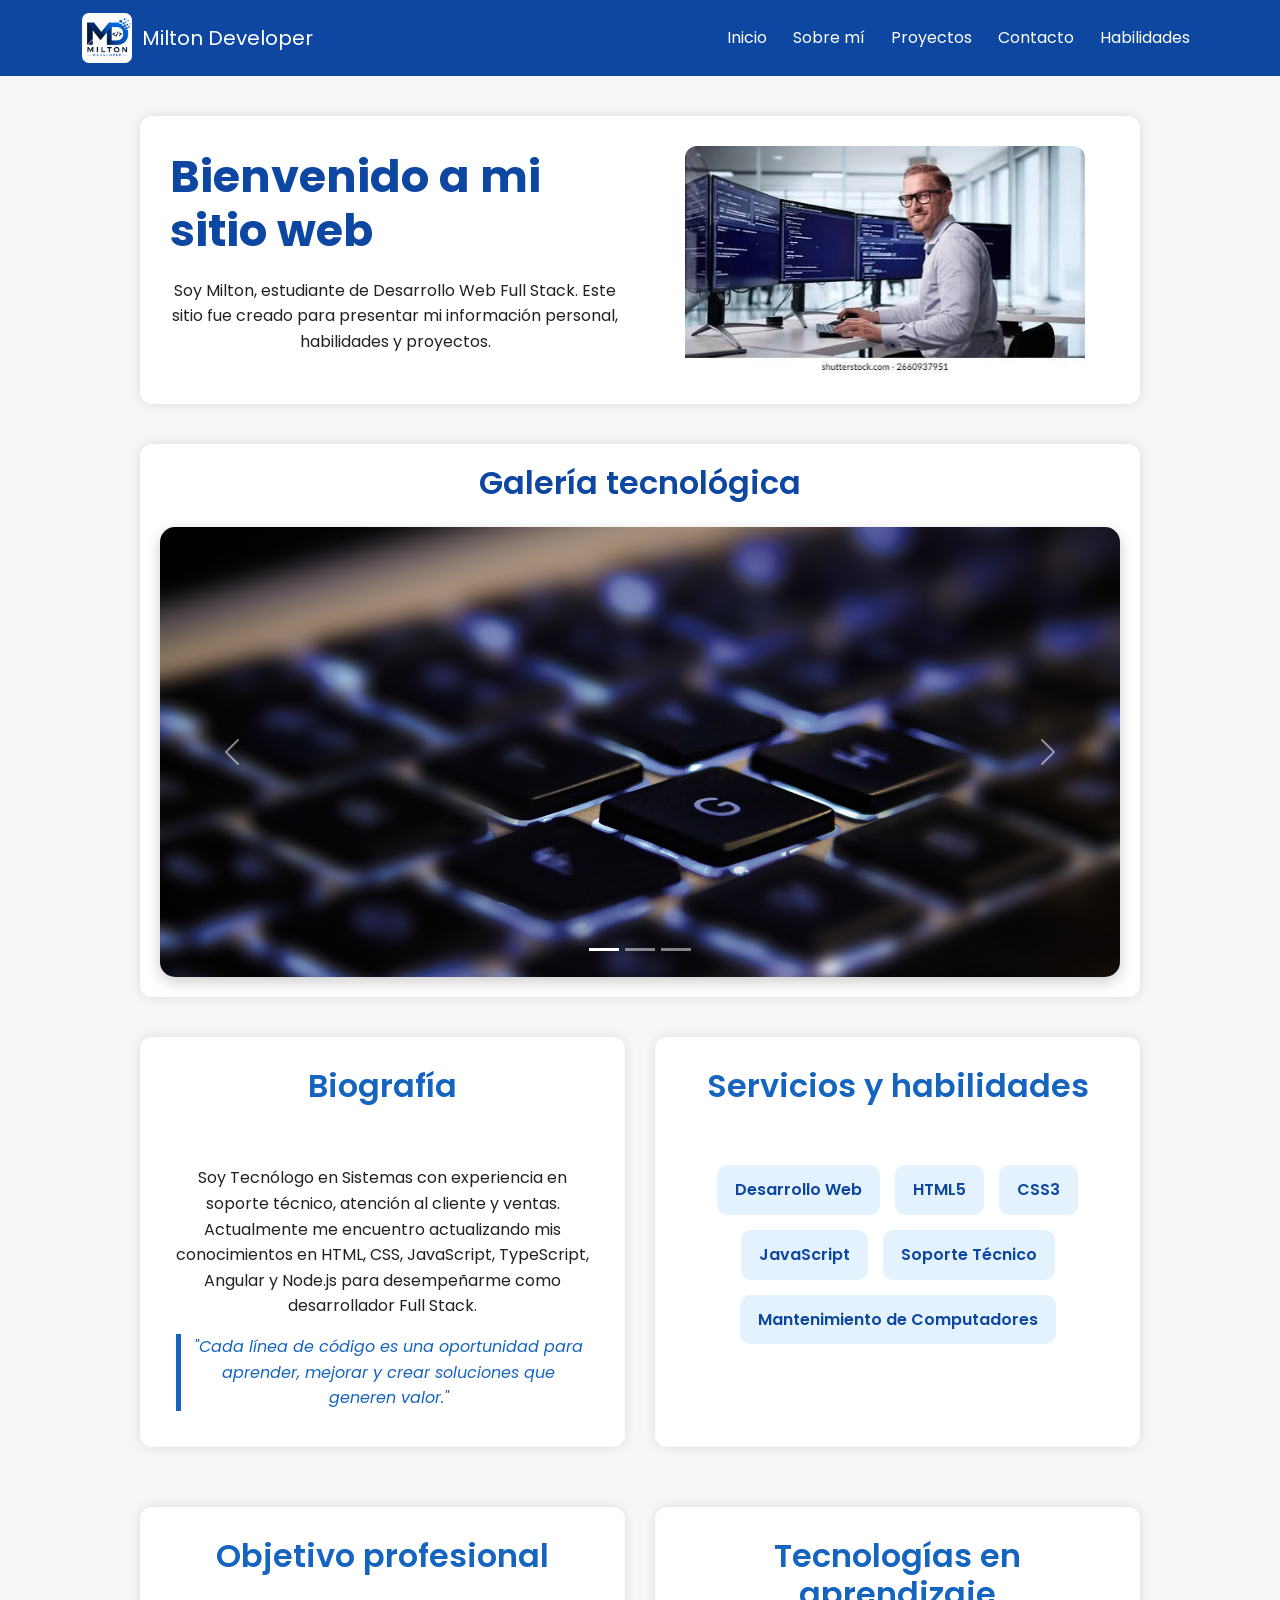
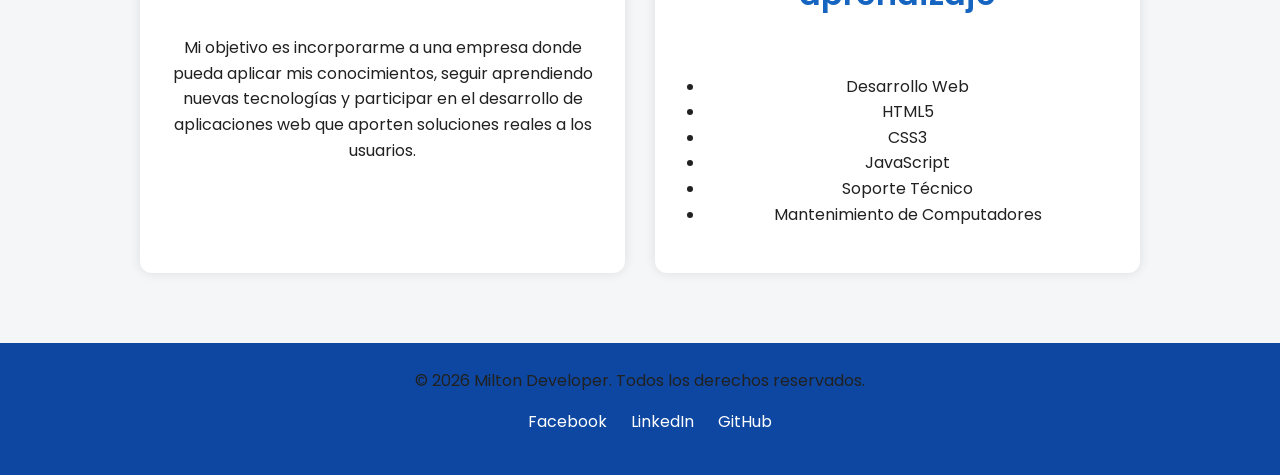
<file: index.html>
<!DOCTYPE html>
<html lang="es">

<head>
    <meta charset="UTF-8">
    <meta name="viewport" content="width=device-width, initial-scale=1.0">
    <title>Mi Sitio Personal</title>

    <link href="https://cdn.jsdelivr.net/npm/bootstrap@5.3.8/dist/css/bootstrap.min.css" rel="stylesheet"
        integrity="sha384-sRIl4kxILFvY47J16cr9ZwB07vP4J8+LH7qKQnuqkuIAvNWLzeN8tE5YBujZqJLB" crossorigin="anonymous">
    <link rel="stylesheet" href="styles/styles.css">
</head>

<body>

    <header>
        <nav class="navbar navbar-expand-lg" data-bs-theme="dark">

            <div class="container">

                <a class="navbar-brand" href="#">

                    <img src="img/milton-developer.jpg" alt="Logo Milton Developer">
                    Milton Developer
                </a>

                <button class="navbar-toggler" type="button" data-bs-toggle="collapse" data-bs-target="#navbarNav"
                    aria-controls="navbarNav" aria-expanded="false" aria-label="Mostrar navegación">

                    <span class="navbar-toggler-icon"></span>

                </button>

                <div class="collapse navbar-collapse" id="navbarNav">

                    <ul class="navbar-nav ms-auto">

                        <li class="nav-item">
                            <a class="nav-link active" href="#">Inicio</a>
                        </li>

                        <li class="nav-item">
                            <a class="nav-link" href="pages/sobre-mi.html">Sobre mí</a>
                        </li>

                        <li class="nav-item">
                            <a class="nav-link" href="pages/proyectos.html">Proyectos</a>
                        </li>

                        <li class="nav-item">
                            <a class="nav-link" href="pages/contacto.html">Contacto</a>
                        </li>

                        <li class="nav-item">
                            <a class="nav-link" href="pages/habilidades.html">Habilidades</a>
                        </li>

                    </ul>

                </div>

            </div>

        </nav>

    </header>

    <main>

        <section class="presentacion">

            <div>

                <h1>Bienvenido a mi sitio web</h1>

                <p>
                    Soy Milton, estudiante de Desarrollo Web Full Stack.
                    Este sitio fue creado para presentar mi información personal,
                    habilidades y proyectos.
                </p>

            </div>

            <div class="imagen-presentacion">

                 <img src="img/programador-a.jpeg"


                    alt="Fotografía de Milton trabajando en el desarrollo de aplicaciones web">

            </div>

        </section>

        <section class="galeria">

            <h2>Galería tecnológica</h2>

            <div id="carouselTecnologia" class="carousel slide">

                <div class="carousel-indicators">

                    <button type="button" data-bs-target="#carouselTecnologia" data-bs-slide-to="0" class="active"
                        aria-current="true" aria-label="Imagen 1">
                    </button>

                    <button type="button" data-bs-target="#carouselTecnologia" data-bs-slide-to="1"
                        aria-label="Imagen 2">
                    </button>

                    <button type="button" data-bs-target="#carouselTecnologia" data-bs-slide-to="2"
                        aria-label="Imagen 3">
                    </button>

                </div>

                <div class="carousel-inner">

                    <div class="carousel-item active">
                        <img src="img/software1.jpg" class="d-block w-100" alt="Programación y desarrollo de software">
                    </div>

                    <div class="carousel-item">
                        <img src="img/software2.jpg" class="d-block w-100" alt="Tecnología móvil">
                    </div>

                    <div class="carousel-item">
                        <img src="img/software3.jpg" class="d-block w-100" alt="Tecnología y dispositivos electrónicos">
                    </div>

                </div>

                <!-- Botón anterior -->
                <button class="carousel-control-prev" type="button" data-bs-target="#carouselTecnologia"
                    data-bs-slide="prev">

                    <span class="carousel-control-prev-icon"></span>
                    <span class="visually-hidden">Anterior</span>

                </button>

                <!-- Botón siguiente -->
                <button class="carousel-control-next" type="button" data-bs-target="#carouselTecnologia"
                    data-bs-slide="next">

                    <span class="carousel-control-next-icon"></span>
                    <span class="visually-hidden">Siguiente</span>

                </button>

            </div>

        </section>


        <div class="perfil-profesional">
            <section class="biografia">

                <h2>Biografía</h2>

                <article>

                    <p>
                        Soy Tecnólogo en Sistemas con experiencia en soporte técnico,
                        atención al cliente y ventas. Actualmente me encuentro
                        actualizando mis conocimientos en HTML, CSS, JavaScript,
                        TypeScript, Angular y Node.js para desempeñarme como
                        desarrollador Full Stack.
                    </p>

                    <p class="quote">
                        "Cada línea de código es una oportunidad para aprender, mejorar y crear soluciones que generen
                        valor."
                    </p>

                </article>

            </section>


            <section class="servicios-y-habilidades">

                <h2>Servicios y habilidades</h2>

                <article>

                    <ul>
                        <li>Desarrollo Web</li>
                        <li>HTML5</li>
                        <li>CSS3</li>
                        <li>JavaScript</li>
                        <li>Soporte Técnico</li>
                        <li>Mantenimiento de Computadores</li>
                    </ul>

                </article>

            </section>


            <section class="objetivo-profesional">

                <h2>Objetivo profesional</h2>

                <article>

                    <p>
                        Mi objetivo es incorporarme a una empresa donde pueda aplicar
                        mis conocimientos, seguir aprendiendo nuevas tecnologías y
                        participar en el desarrollo de aplicaciones web que aporten
                        soluciones reales a los usuarios.
                    </p>

                </article>

            </section>


            <section class="tecnologias">

                <h2>Tecnologías en aprendizaje</h2>

                <article>

                    <ul>
                        <li><i class="fa-solid fa-code"></i> Desarrollo Web</li>

                        <li><i class="fa-brands fa-html5"></i> HTML5</li>

                        <li><i class="fa-brands fa-css3-alt"></i> CSS3</li>

                        <li><i class="fa-brands fa-js"></i> JavaScript</li>

                        <li><i class="fa-solid fa-screwdriver-wrench"></i> Soporte Técnico</li>

                        <li><i class="fa-solid fa-computer"></i> Mantenimiento de Computadores</li>
                    </ul>

                </article>

            </section>
        </div>

    </main>


    <footer>

        <p>&copy; 2026 Milton Developer. Todos los derechos reservados.</p>

        <nav>


            <ul>
                <li><a href="https://www.facebook.com/?_rdc=1&_rdr#" target="_blank">Facebook</a></li>
                <li><a href="https://www.linkedin.com/in/milton-cesar-galvez-zapata-635b88127"
                        target="_blank">LinkedIn</a></li>
                <li><a href="https://github.com/Wildcode7/91305_Coder_entregable_Clase1/tree/main"
                        target="_blank">GitHub</a></li>
            </ul>

        </nav>

    </footer>
    <script src="https://cdn.jsdelivr.net/npm/bootstrap@5.3.8/dist/js/bootstrap.bundle.min.js"
        integrity="sha384-FKyoEForCGlyvwx9Hj09JcYn3nv7wiPVlz7YYwJrWVcXK/BmnVDxM+D2scQbITxI"
        crossorigin="anonymous"></script>
</body>


</html>
</file>
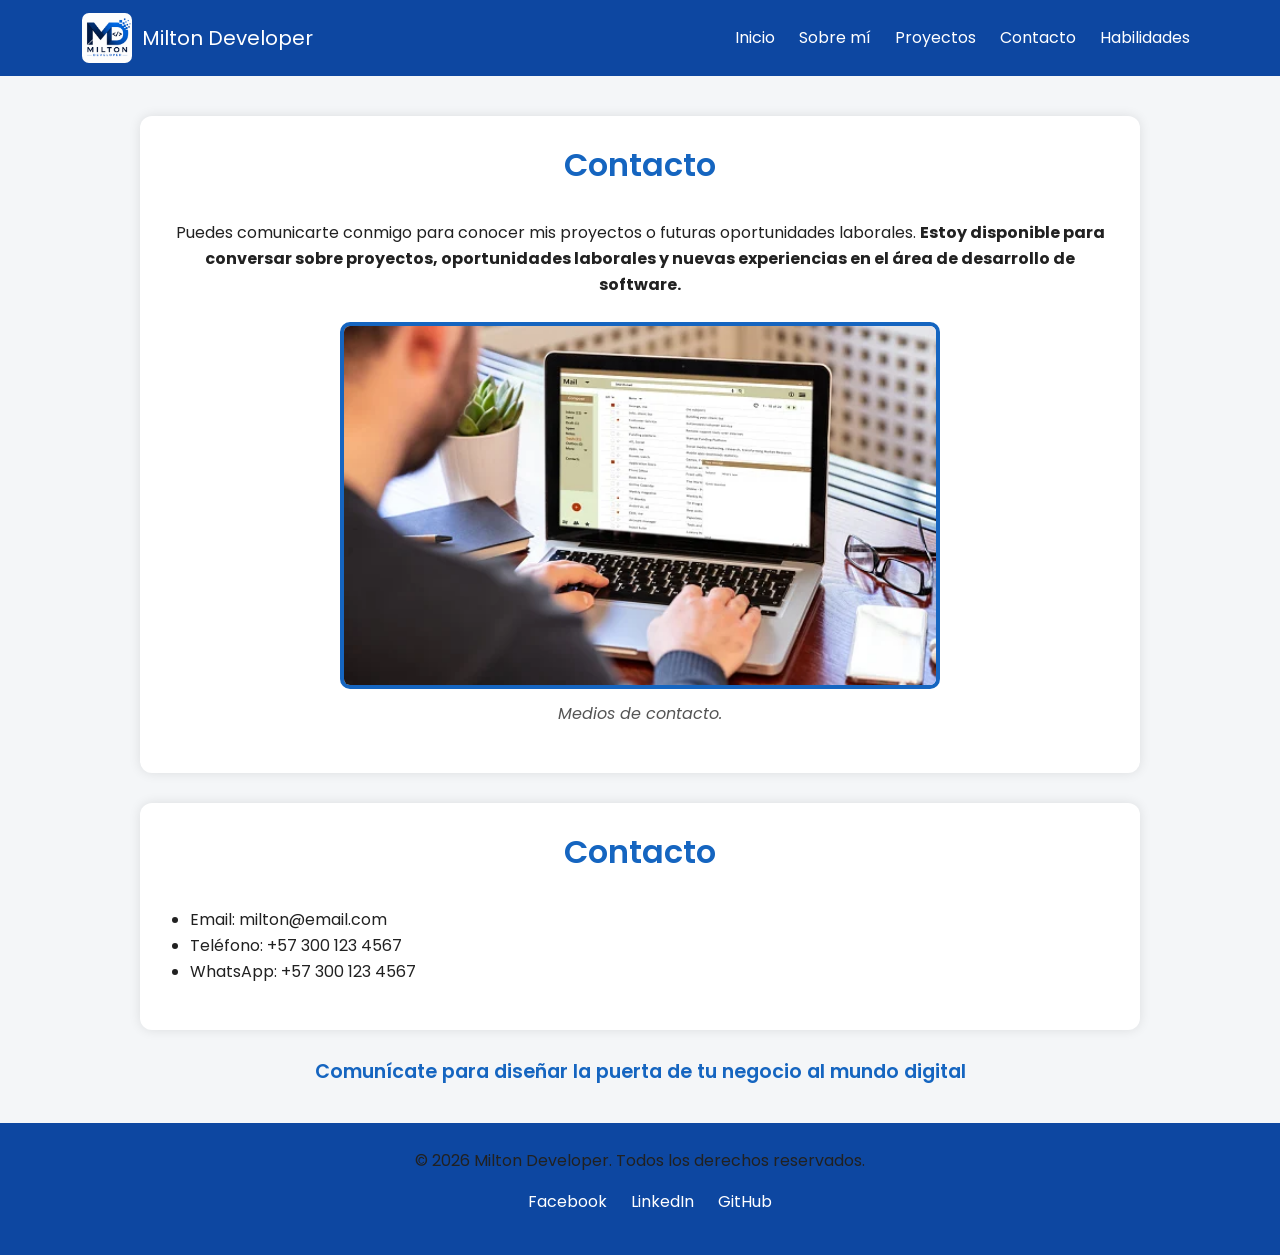
<file: pages/contacto.html>
<!DOCTYPE html>
<html lang="es">

<head>
    <meta charset="UTF-8">
    <meta name="viewport" content="width=device-width, initial-scale=1.0">
    <title>Contacto</title>
    <link href="https://cdn.jsdelivr.net/npm/bootstrap@5.3.8/dist/css/bootstrap.min.css" rel="stylesheet"
        integrity="sha384-sRIl4kxILFvY47J16cr9ZwB07vP4J8+LH7qKQnuqkuIAvNWLzeN8tE5YBujZqJLB" crossorigin="anonymous">
    <link rel="stylesheet" href="../styles/styles.css">
</head>

<body>

    <header>

        <nav class="navbar navbar-expand-lg" data-bs-theme="dark">

            <div class="container">

                <a class="navbar-brand" href="../index.html">

                    <img src="../img/milton-developer.jpg" alt="Logo Milton Developer">

                    Milton Developer

                </a>

                <button class="navbar-toggler" type="button" data-bs-toggle="collapse" data-bs-target="#navbarNav"
                    aria-controls="navbarNav" aria-expanded="false" aria-label="Mostrar navegación">

                    <span class="navbar-toggler-icon"></span>

                </button>

                <div class="collapse navbar-collapse" id="navbarNav">

                    <ul class="navbar-nav ms-auto gap-2">

                        <li class="nav-item">
                            <a class="nav-link" href="../index.html">
                                Inicio
                            </a>
                        </li>

                        <li class="nav-item">
                            <a class="nav-link" href="sobre-mi.html">
                                Sobre mí
                            </a>
                        </li>

                        <li class="nav-item">
                            <a class="nav-link" href="proyectos.html">
                                Proyectos
                            </a>
                        </li>

                        <li class="nav-item">
                            <a class="nav-link active" href="contacto.html">
                                Contacto
                            </a>
                        </li>

                        <li class="nav-item">
                            <a class="nav-link" href="habilidades.html">
                                Habilidades
                            </a>
                        </li>

                    </ul>

                </div>

            </div>

        </nav>

    </header>

    <main>

        <section>

            <h2>Contacto</h2>

            <p>
                Puedes comunicarte conmigo para conocer mis proyectos o futuras oportunidades laborales.
                <strong>
                    Estoy disponible para conversar sobre proyectos, oportunidades laborales y nuevas experiencias en el área de desarrollo
                    de software.
                </strong>
            </p>

            <figure>

                <img src="../img/programador-contactando-clientes.webp" alt="Responsabilidad dando soporte a usuarios"
                    width="300">

                <figcaption>
                    Medios de contacto.
                </figcaption>

            </figure>

        </section>


        <section>

            <h2>Contacto</h2>

            <ul>
                <li>Email: milton@email.com</li>
                <li>Teléfono: +57 300 123 4567</li>
                <li>WhatsApp: +57 300 123 4567</li>
            </ul>

        </section>

        <article>

            <h3> Comunícate para diseñar la puerta de tu negocio al mundo digital </h3>

        </article>

    </main>

    <footer>

        <p>&copy; 2026 Milton Developer. Todos los derechos reservados.</p>

        <nav>

            <ul>
                <li><a href="https://www.facebook.com/?_rdc=1&_rdr#" target="_blank">Facebook</a></li>
                <li><a href="https://www.linkedin.com/in/milton-cesar-galvez-zapata-635b88127"
                        target="_blank">LinkedIn</a></li>
                <li><a href="https://github.com/Wildcode7/91305_Coder_entregable_Clase1/tree/main"
                        target="_blank">GitHub</a></li>
            </ul>

        </nav>

    </footer>
    <script src="https://cdn.jsdelivr.net/npm/bootstrap@5.3.8/dist/js/bootstrap.bundle.min.js"
        integrity="sha384-FKyoEForCGlyvwx9Hj09JcYn3nv7wiPVlz7YYwJrWVcXK/BmnVDxM+D2scQbITxI" crossorigin="anonymous">
        </script>
</body>

</html>
</file>
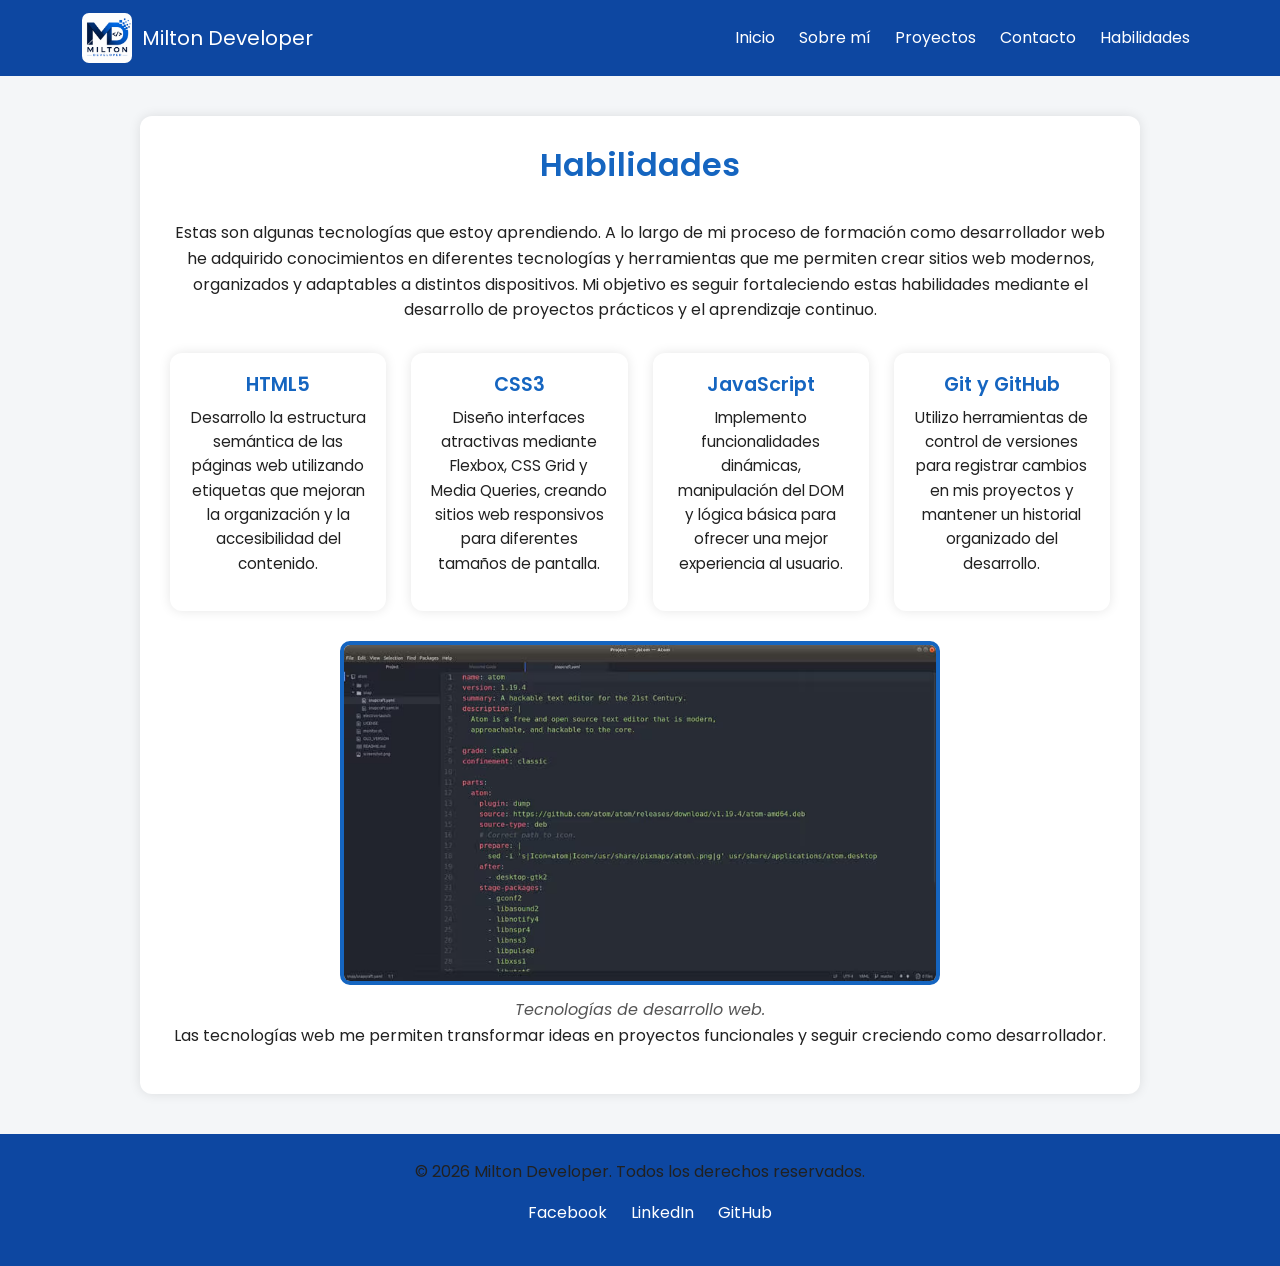
<file: pages/habilidades.html>
<!DOCTYPE html>
<html lang="es">

<head>
    <meta charset="UTF-8">
    <meta name="viewport" content="width=device-width, initial-scale=1.0">
    <link href="https://cdn.jsdelivr.net/npm/bootstrap@5.3.8/dist/css/bootstrap.min.css" rel="stylesheet"
        integrity="sha384-sRIl4kxILFvY47J16cr9ZwB07vP4J8+LH7qKQnuqkuIAvNWLzeN8tE5YBujZqJLB" crossorigin="anonymous">
    <link rel="stylesheet" href="../styles/styles.css">
    <title>Habilidades</title>
</head>

<body>

    <header>

        <nav class="navbar navbar-expand-lg" data-bs-theme="dark">

            <div class="container">

                <a class="navbar-brand" href="../index.html">

                    <img src="../img/milton-developer.jpg" alt="Logo Milton Developer">

                    Milton Developer

                </a>

                <button class="navbar-toggler" type="button" data-bs-toggle="collapse" data-bs-target="#navbarNav"
                    aria-controls="navbarNav" aria-expanded="false" aria-label="Mostrar navegación">

                    <span class="navbar-toggler-icon"></span>

                </button>

                <div class="collapse navbar-collapse" id="navbarNav">

                    <ul class="navbar-nav ms-auto gap-2">

                        <li class="nav-item">
                            <a class="nav-link" href="../index.html">
                                Inicio
                            </a>
                        </li>

                        <li class="nav-item">
                            <a class="nav-link" href="sobre-mi.html">
                                Sobre mí
                            </a>
                        </li>

                        <li class="nav-item">
                            <a class="nav-link" href="proyectos.html">
                                Proyectos
                            </a>
                        </li>

                        <li class="nav-item">
                            <a class="nav-link" href="contacto.html">
                                Contacto
                            </a>
                        </li>

                        <li class="nav-item">
                            <a class="nav-link active" href="habilidades.html">
                                Habilidades
                            </a>
                        </li>

                    </ul>

                </div>

            </div>

        </nav>

    </header>

    <main>

        <section>

            <h2>Habilidades</h2>

            <p>
                Estas son algunas tecnologías que estoy aprendiendo.

                A lo largo de mi proceso de formación como desarrollador web he adquirido
                conocimientos en diferentes tecnologías y herramientas que me permiten crear
                sitios web modernos, organizados y adaptables a distintos dispositivos.
                Mi objetivo es seguir fortaleciendo estas habilidades mediante el desarrollo
                de proyectos prácticos y el aprendizaje continuo.

            </p>
            <div class="contenedor-habilidades">

                <article class="tarjeta">

                    <h3>HTML5</h3>

                    <p>
                        Desarrollo la estructura semántica de las páginas web utilizando
                        etiquetas que mejoran la organización y la accesibilidad del contenido.
                    </p>

                </article>

                <article class="tarjeta">

                    <h3>CSS3</h3>

                    <p>
                        Diseño interfaces atractivas mediante Flexbox, CSS Grid y Media Queries,
                        creando sitios web responsivos para diferentes tamaños de pantalla.
                    </p>

                </article>

                <article class="tarjeta">

                    <h3>JavaScript</h3>

                    <p>
                        Implemento funcionalidades dinámicas, manipulación del DOM y lógica
                        básica para ofrecer una mejor experiencia al usuario.
                    </p>

                </article>

                <article class="tarjeta">

                    <h3>Git y GitHub</h3>

                    <p>
                        Utilizo herramientas de control de versiones para registrar cambios en
                        mis proyectos y mantener un historial organizado del desarrollo.
                    </p>

                </article>

            </div>

            <figure>

                <img src="../img/editor-de-codigo.avif " alt="Código HTML mostrado en un editor" width="300">

                <figcaption>
                    Tecnologías de desarrollo web.
                </figcaption>

                <p>Las tecnologías web me permiten transformar ideas en proyectos funcionales
                    y seguir creciendo como desarrollador.</p>

            </figure>

        </section>

    </main>

    <footer>

        <p>&copy; 2026 Milton Developer. Todos los derechos reservados.</p>

        <nav>

            <ul>
                <li><a href="https://www.facebook.com/?_rdc=1&_rdr#" target="_blank">Facebook</a></li>
                <li><a href="https://www.linkedin.com/in/milton-cesar-galvez-zapata-635b88127"
                        target="_blank">LinkedIn</a></li>
                <li><a href="https://github.com/Wildcode7/91305_Coder_entregable_Clase1/tree/main"
                        target="_blank">GitHub</a></li>
            </ul>

        </nav>

    </footer>

    <script src="https://cdn.jsdelivr.net/npm/bootstrap@5.3.8/dist/js/bootstrap.bundle.min.js"
        integrity="sha384-FKyoEForCGlyvwx9Hj09JcYn3nv7wiPVlz7YYwJrWVcXK/BmnVDxM+D2scQbITxI" crossorigin="anonymous">
        </script>
</body>


</html>
</file>
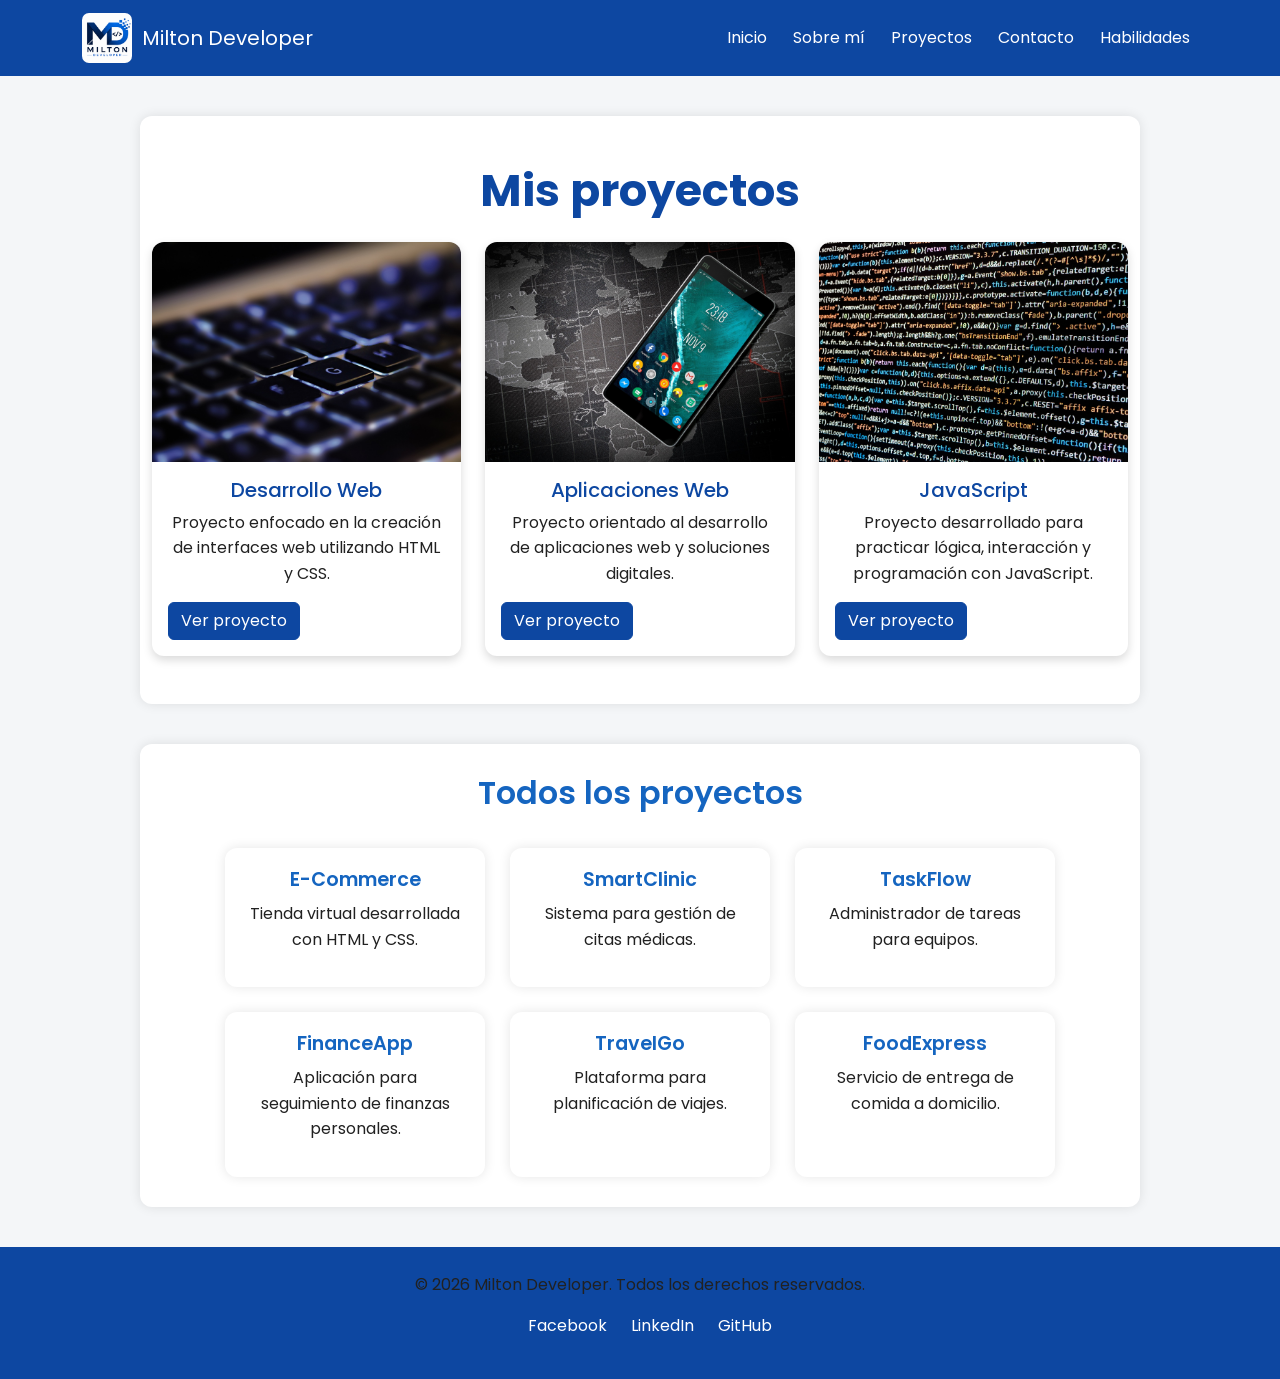
<file: pages/proyectos.html>
<!DOCTYPE html>
<html lang="es">

<head>
    <meta charset="UTF-8">
    <meta name="viewport" content="width=device-width, initial-scale=1.0">
    <link href="https://cdn.jsdelivr.net/npm/bootstrap@5.3.8/dist/css/bootstrap.min.css" rel="stylesheet"
        integrity="sha384-sRIl4kxILFvY47J16cr9ZwB07vP4J8+LH7qKQnuqkuIAvNWLzeN8tE5YBujZqJLB" crossorigin="anonymous">
    <link rel="stylesheet" href="../styles/styles.css">
    <title>Proyectos</title>
</head>

<body>

    <header>

        <nav class="navbar navbar-expand-lg" data-bs-theme="dark">

            <div class="container">

                <a class="navbar-brand" href="../index.html">
                    <img src="../img/milton-developer.jpg" alt="Logo Milton Developer">
                    Milton Developer
                </a>

                <button class="navbar-toggler" type="button" data-bs-toggle="collapse" data-bs-target="#navbarNav"
                    aria-controls="navbarNav" aria-expanded="false" aria-label="Mostrar navegación">

                    <span class="navbar-toggler-icon"></span>

                </button>

                <div class="collapse navbar-collapse" id="navbarNav">

                    <ul class="navbar-nav ms-auto">

                        <li class="nav-item">
                            <a class="nav-link" href="../index.html">Inicio</a>
                        </li>

                        <li class="nav-item">
                            <a class="nav-link" href="sobre-mi.html">Sobre mí</a>
                        </li>

                        <li class="nav-item">
                            <a class="nav-link active" href="proyectos.html">Proyectos</a>
                        </li>

                        <li class="nav-item">
                            <a class="nav-link" href="contacto.html">Contacto</a>
                        </li>

                        <li class="nav-item">
                            <a class="nav-link" href="habilidades.html">Habilidades</a>
                        </li>

                    </ul>

                </div>

            </div>

        </nav>

    </header>

    <main>

        <section class="container py-5">

            <h1 class="text-center mb-4">
                Mis proyectos
            </h1>

            <div class="row g-4">

                <div class="col-md-4">

                    <div class="card h-100">

                        <img src="../img/software1.jpg" class="card-img-top" alt="Proyecto de programación">

                        <div class="card-body">

                            <h2 class="card-title h5">
                                Desarrollo Web
                            </h2>

                            <p class="card-text">
                                Proyecto enfocado en la creación de interfaces
                                web utilizando HTML y CSS.
                            </p>

                            <a href="#" class="btn btn-primary">
                                Ver proyecto
                            </a>

                        </div>

                    </div>

                </div>


                <div class="col-md-4">

                    <div class="card h-100">

                        <img src="../img/software2.jpg" class="card-img-top"
                            alt="Proyecto relacionado con tecnología móvil">

                        <div class="card-body">

                            <h2 class="card-title h5">
                                Aplicaciones Web
                            </h2>

                            <p class="card-text">
                                Proyecto orientado al desarrollo de aplicaciones
                                web y soluciones digitales.
                            </p>

                            <a href="#" class="btn btn-primary">
                                Ver proyecto
                            </a>

                        </div>

                    </div>

                </div>


                <div class="col-md-4">

                    <div class="card h-100">

                        <img src="../img/software3.jpg" class="card-img-top" alt="Proyecto de programación">

                        <div class="card-body">

                            <h2 class="card-title h5">
                                JavaScript
                            </h2>

                            <p class="card-text">
                                Proyecto desarrollado para practicar lógica,
                                interacción y programación con JavaScript.
                            </p>

                            <a href="#" class="btn btn-primary">
                                Ver proyecto
                            </a>

                        </div>

                    </div>

                </div>

            </div>

        </section>

    </main>



    <main>
        <section>
            <h2>Todos los proyectos</h2>
            <div class="contenedor-proyectos">

                <article class="tarjeta">

                    <h3>E-Commerce</h3>

                    <p>Tienda virtual desarrollada con HTML y CSS.</p>

                </article>

                <article class="tarjeta">

                    <h3>SmartClinic</h3>

                    <p>Sistema para gestión de citas médicas.</p>

                </article>

                <article class="tarjeta">

                    <h3>TaskFlow</h3>

                    <p>Administrador de tareas para equipos.</p>

                </article>

                <article class="tarjeta">

                    <h3>FinanceApp</h3>

                    <p>Aplicación para seguimiento de finanzas personales.</p>

                </article>

                <article class="tarjeta">

                    <h3>TravelGo</h3>

                    <p>Plataforma para planificación de viajes.</p>

                </article>

                <article class="tarjeta">

                    <h3>FoodExpress</h3>

                    <p>Servicio de entrega de comida a domicilio.</p>

                </article>

            </div>
        </section>

    </main>


    <footer>

        <p>&copy; 2026 Milton Developer. Todos los derechos reservados.</p>

        <nav>

            <ul>
                <li><a href="https://www.facebook.com/?_rdc=1&_rdr#" target="_blank">Facebook</a></li>
                <li><a href="https://www.linkedin.com/in/milton-cesar-galvez-zapata-635b88127"
                        target="_blank">LinkedIn</a></li>
                <li><a href="https://github.com/Wildcode7/91305_Coder_entregable_Clase1/tree/main"
                        target="_blank">GitHub</a></li>
            </ul>

        </nav>

    </footer>
    <script src="https://cdn.jsdelivr.net/npm/bootstrap@5.3.8/dist/js/bootstrap.bundle.min.js"
        integrity="sha384-FKyoEForCGlyvwx9Hj09JcYn3nv7wiPVlz7YYwJrWVcXK/BmnVDxM+D2scQbITxI" crossorigin="anonymous">
        </script>
</body>
</file>
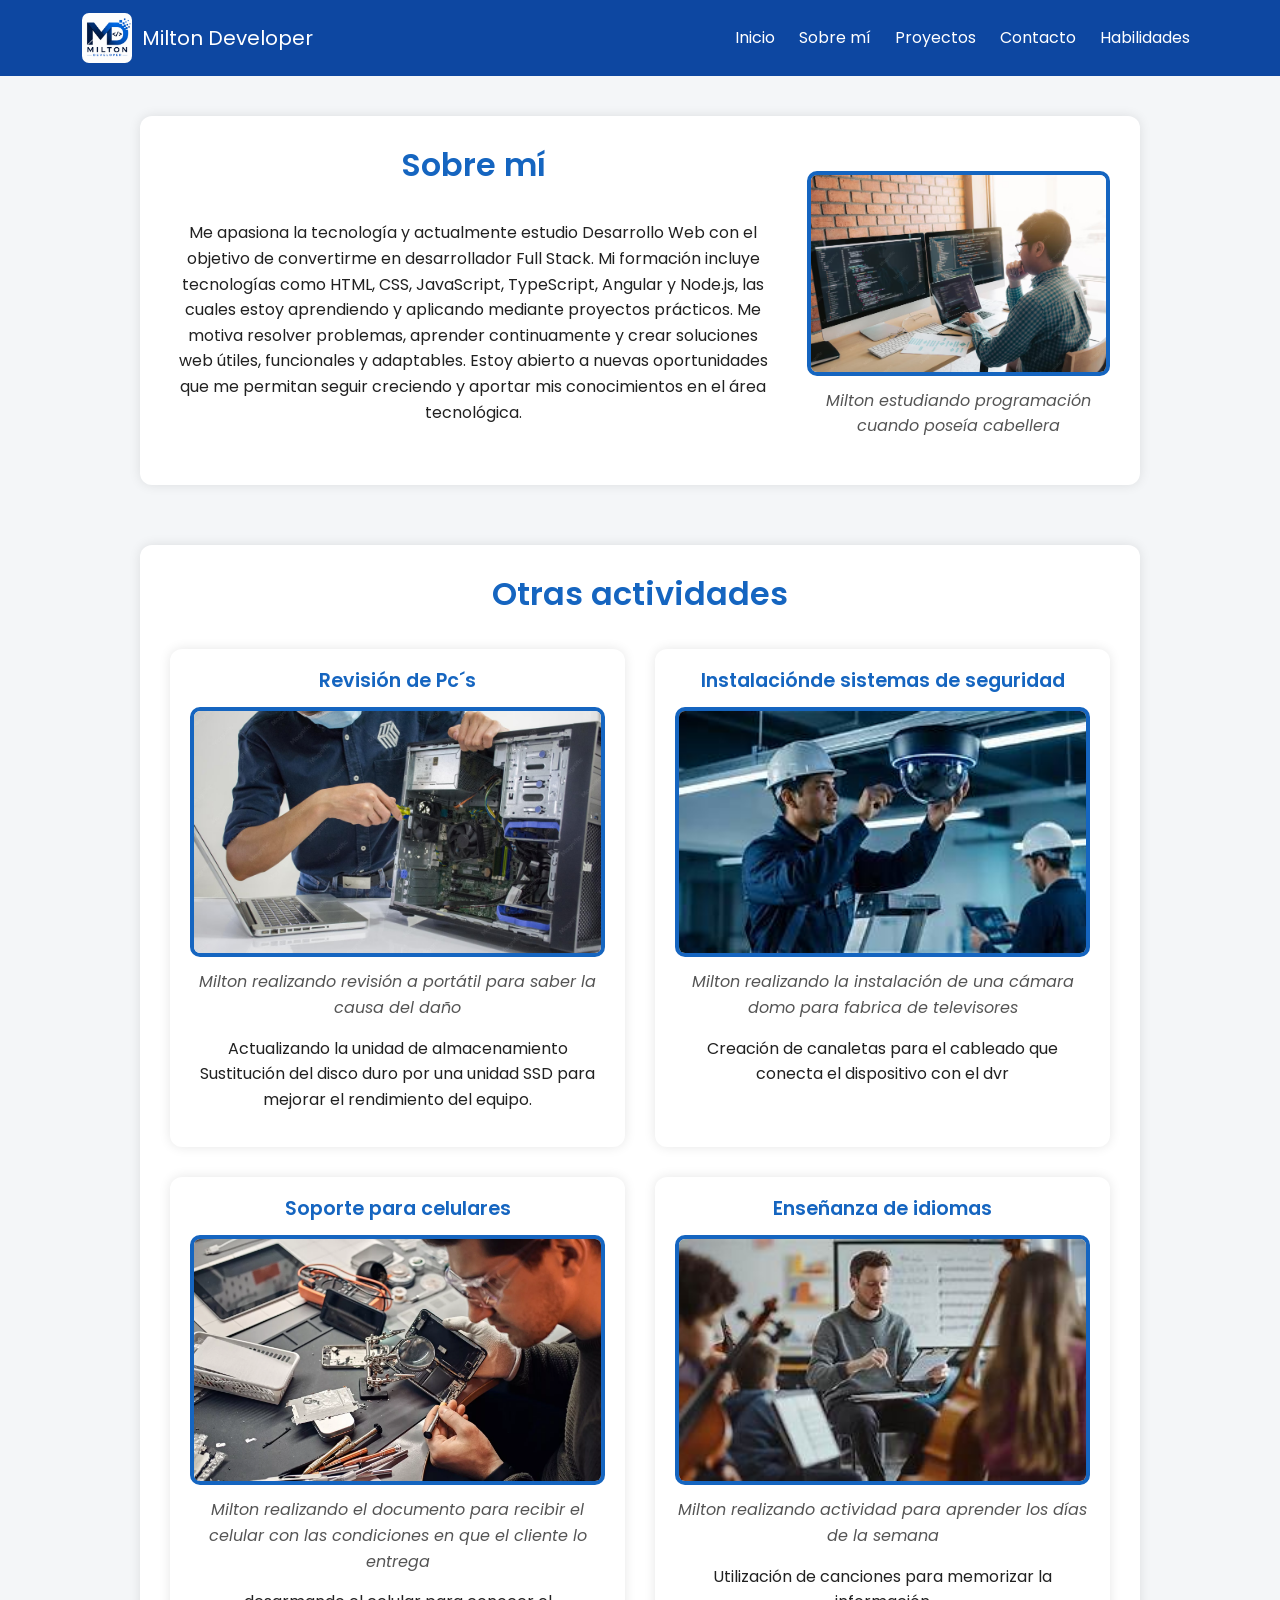
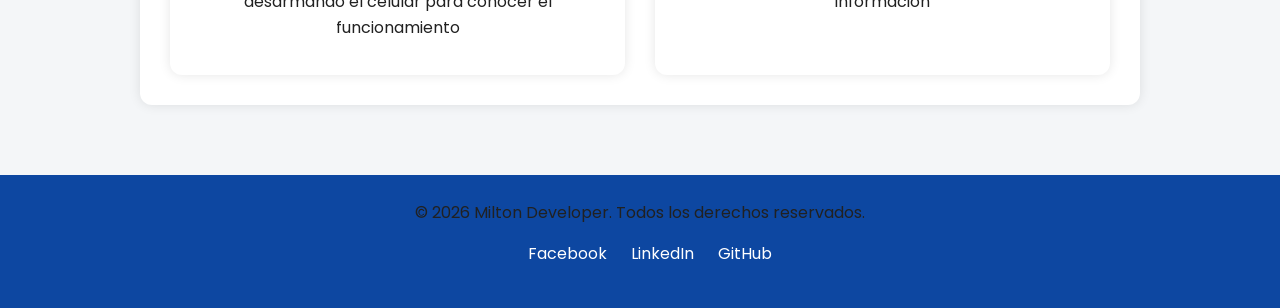
<file: pages/sobre-mi.html>
<!DOCTYPE html>
<html lang="es">

<head>
    <meta charset="UTF-8">
    <meta name="viewport" content="width=device-width, initial-scale=1.0">
    <link href="https://cdn.jsdelivr.net/npm/bootstrap@5.3.8/dist/css/bootstrap.min.css" rel="stylesheet"
        integrity="sha384-sRIl4kxILFvY47J16cr9ZwB07vP4J8+LH7qKQnuqkuIAvNWLzeN8tE5YBujZqJLB" crossorigin="anonymous">

    <link rel="stylesheet" href="../styles/styles.css">
    <link rel="stylesheet" href="../styles/styles.css">
    <title>Sobre mí</title>
</head>

<body>

    <header>
        <nav class="navbar navbar-expand-lg" data-bs-theme="dark">

            <div class="container">

                <a class="navbar-brand" href="../index.html">

                    <img src="../img/milton-developer.jpg" alt="Logo Milton Developer">

                    Milton Developer

                </a>

                <button class="navbar-toggler" type="button" data-bs-toggle="collapse" data-bs-target="#navbarNav"
                    aria-controls="navbarNav" aria-expanded="false" aria-label="Mostrar navegación">

                    <span class="navbar-toggler-icon"></span>

                </button>

                <div class="collapse navbar-collapse" id="navbarNav">

                    <ul class="navbar-nav ms-auto gap-2">

                        <li class="nav-item">
                            <a class="nav-link" href="../index.html">
                                Inicio
                            </a>
                        </li>

                        <li class="nav-item">
                            <a class="nav-link active" href="sobre-mi.html">
                                Sobre mí
                            </a>
                        </li>

                        <li class="nav-item">
                            <a class="nav-link" href="proyectos.html">
                                Proyectos
                            </a>
                        </li>

                        <li class="nav-item">
                            <a class="nav-link" href="contacto.html">
                                Contacto
                            </a>
                        </li>

                        <li class="nav-item">
                            <a class="nav-link" href="habilidades.html">
                                Habilidades
                            </a>
                        </li>

                    </ul>

                </div>

            </div>

        </nav>

    </header>

    <main class="sobre-mi-grid">

        <section class="sobre-mi">

            <div class="texto-sobre-mi">

                <h2>Sobre mí</h2>

                <p>
                    Me apasiona la tecnología y actualmente estudio Desarrollo Web con el objetivo de convertirme en
                    desarrollador Full
                    Stack. Mi formación incluye tecnologías
                    como HTML, CSS, JavaScript, TypeScript, Angular y Node.js, las cuales estoy aprendiendo y aplicando
                    mediante proyectos
                    prácticos. Me motiva resolver problemas, aprender continuamente y crear soluciones web útiles,
                    funcionales y adaptables.
                    Estoy abierto a nuevas oportunidades que me permitan seguir creciendo y aportar mis conocimientos en
                    el área
                    tecnológica.
                </p>

            </div>

            <figure class="imagen-sobre-mi">

                <img src="../img/programador.avif" alt="Milton estudiando programación">

                <figcaption>
                    Milton estudiando programación cuando poseía cabellera
                </figcaption>

            </figure>

        </section>


        <section class="actividades">

            <h2>Otras actividades</h2>

            <div class="contenedor-otras-actividades">

                <article class="actividad1">

                    <h3> Revisión de Pc´s</h3>

                    <figure>

                        <img src="../img/reparación-de-computador.avif" alt=" Reparación de computadores">

                        <figcaption>
                            Milton realizando revisión a portátil para saber la causa del daño
                        </figcaption>


                    </figure>
                    <p>
                        Actualizando la unidad de almacenamiento
                        Sustitución del disco duro por una unidad SSD para mejorar el rendimiento del equipo.
                    </p>

                </article>

                <article class="actividad2">

                    <h3>Instalaciónde sistemas de seguridad</h3>

                    <figure>

                        <img src="../img/instalación-de-cámara-de-seguridad.jpeg"
                            alt="Instalación de cámaras de seguridad">

                        <figcaption>
                            Milton realizando la instalación de una cámara domo para fabrica de televisores
                        </figcaption>


                    </figure>
                    <p>
                        Creación de canaletas para el cableado que conecta el dispositivo con el dvr
                    </p>

                </article>

                <article class="actividad3">

                    <h3>Soporte para celulares</h3>

                    <figure>

                        <img src="../img/reparación-de-celular.webp" alt=" Reparación de celulares">

                        <figcaption>
                            Milton realizando el documento para recibir el celular con
                            las condiciones en que el cliente lo entrega
                        </figcaption>


                    </figure>
                    <p>
                        desarmando el celular para conocer el funcionamiento
                    </p>

                </article>

                <article class="actividad4">

                    <h3>Enseñanza de idiomas</h3>

                    <figure>

                        <img src="../img/enseñando-inglés-con-música.jpeg" alt=" Refuerzo en inglés">

                        <figcaption>
                            Milton realizando actividad para aprender los días de la semana
                        </figcaption>


                    </figure>
                    <p>
                        Utilización de canciones para memorizar la información
                    </p>

                </article>

            </div>

        </section>
    </main>

    <footer>

        <p>&copy; 2026 Milton Developer. Todos los derechos reservados.</p>

        <nav>

            <ul>
                <li><a href="https://www.facebook.com/?_rdc=1&_rdr#" target="_blank">Facebook</a></li>
                <li><a href="https://www.linkedin.com/in/milton-cesar-galvez-zapata-635b88127"
                        target="_blank">LinkedIn</a></li>
                <li><a href="https://github.com/Wildcode7/91305_Coder_entregable_Clase1/tree/main"
                        target="_blank">GitHub</a></li>
            </ul>

        </nav>

    </footer>

    <script src="https://cdn.jsdelivr.net/npm/bootstrap@5.3.8/dist/js/bootstrap.bundle.min.js"
        integrity="sha384-FKyoEForCGlyvwx9Hj09JcYn3nv7wiPVlz7YYwJrWVcXK/BmnVDxM+D2scQbITxI" crossorigin="anonymous">
        </script>


</body>

</html>
</file>
<file: styles/styles.css>
/*======================================
    GOOGLE FONTS
======================================*/

@import url('https://fonts.googleapis.com/css2?family=Poppins:wght@300;400;600;700&display=swap');


/*======================================
    VARIABLES DE COLOR
======================================*/

:root {

    --color-primario: #0d47a1;
    --color-secundario: #1565c0;
    --color-acento: #ff9800;
    --color-fondo: #f4f6f8;
    --color-texto: #212121;
    --color-blanco: #ffffff;

}

/*======================================
    ESTILOS GENERALES
======================================*/

* {

    margin: 0px;
    padding: 0px;
    box-sizing: border-box;

}

/*======================================
    BODY
======================================*/

body {

    font-family: 'Poppins', sans-serif;
    background-color: var(--color-fondo);
    color: var(--color-texto);
    line-height: 1.6;

}

.sobre-mi {
    display: grid;
    grid-template-columns: 2fr 1fr;
    gap: 30px;
    align-items: start;
}

.sobre-mi-grid {

    display: grid;
    gap: 30px;
}

.contenedor-otras-actividades {

    display: grid;
    grid-template-columns: 1fr 1fr;
    gap: 30px;

}

.contenedor-otras-actividades article {

    background: var(--color-blanco);
    padding: 20px;
    border-radius: 12px;
    box-shadow: 0 0 12px rgba(0, 0, 0, .1);

}

.contenedor-otras-actividades img {
    width: 100%;
    height: 250px;
    object-fit: cover;
}

.contenedor-otras-actividades figure {

    margin: 15px 0;

}

.contenedor-otras-actividades article {

    text-align: center;

}

/*======================================
    HEADER
======================================*/

header {
    background-color: var(--color-primario);
}


/*======================================
    NAVBAR BOOTSTRAP
======================================*/

.navbar {
    background-color: var(--color-primario);
}

.navbar-brand {
    display: flex;
    align-items: center;
    gap: 10px;
}

.navbar-brand img {
    width: 50px;
    height: 50px;
    object-fit: cover;
    border-radius: 7px;
}

.navbar .nav-link {
    color: var(--color-blanco);
}

.navbar .nav-link:hover {
    color: var(--color-acento);
}

.navbar .navbar-nav {
    margin-left: auto;
    gap: 10px;
}


/*======================================
    MAIN
======================================*/

main {

    width: 90%;
    max-width: 1000px;
    margin: 40px auto;

}

.presentacion {

    display: flex;
    justify-content: space-between;
    align-items: center;
    gap: 40px;

}

.presentacion>div {

    flex: 1;

}

.presentacion img {

    width: 100%;
    max-width: 400px;
    display: block;
    margin: auto;
    border-radius: 12px;

}

.imagen-presentacion img {

    width: 100%;
    max-width: 400px;
    border-radius: 12px;

}

.quote {
    font-size: 1.0rem;
    font-style: italic;
    color: var(--color-secundario);
    border-left: 5px solid var(--color-secundario);
    padding-left: 7px;
    margin: 6px;
}

h3 {
    font-size: 1.2rem;
    font-weight: 600;
    color: var(--color-secundario);
    margin-bottom: 10px;
    text-align: center;
}

.perfil-profesional {
    display: grid;
    grid-template-columns: 1fr 1fr;
    gap: 30px;
    grid-template-areas:
        "biografia servicios-y-habilidades"
        "objetivo tecnologias";
}

.perfil-profesional h2 {
    margin-bottom: 60px;
}

.servicios-y-habilidades h2 {
    margin-bottom: 60px;
}

.biografia {
    grid-area: biografia;
}

.servicios-y-habilidades {
    grid-area: servicios-y-habilidades;
}

.objetivo-profesional {
    grid-area: objetivo;
}

.tecnologias {
    grid-area: tecnologias;
}

main section h2 {
    text-align: center;
    margin-bottom: 36px;
}


/*======================================
    SECCIONES
======================================*/

section {

    background: var(--color-blanco);
    margin-bottom: 30px;
    padding: 30px;
    border-radius: 12px;
    box-shadow: 0 0 12px rgba(0, 0, 0, .1);

}

article {
    text-align: center;
    color: var(--color-texto);
}

/*======================================
    TITULOS
======================================*/

h1 {

    font-size: 2.8rem;
    font-weight: 700;
    color: var(--color-primario);
    margin-bottom: 20px;

}

h2 {

    font-size: 2rem;
    font-weight: 600;
    color: var(--color-secundario);
    margin-bottom: 15px;

}


p {

    font-size: 1rem;
    margin-bottom: 15px;
    text-align: center;
    color: var(--color-texto);

}

/*======================================
    LISTAS
======================================*/

ul {

    padding-left: 20px;

}

/*======================================
    SERVICIOS Y HABILIDADES
======================================*/

.servicios-y-habilidades ul {

    list-style: none;
    padding: 0;
    margin-top: 20px;

    display: flex;
    flex-wrap: wrap;
    gap: 15px;
    justify-content: center;

}

.servicios-y-habilidades li {

    background-color: #e3f2fd;
    color: var(--color-primario);

    padding: 12px 18px;

    border-radius: 10px;

    font-weight: 600;

    transition: all 0.3s ease;

    cursor: default;

}

.servicios-y-habilidades li:hover {

    background-color: var(--color-secundario);
    color: var(--color-blanco);

    transform: translateY(-5px);

    box-shadow: 0 6px 12px rgba(0, 0, 0, .2);

}

/*======================================
    IMÁGENES
======================================*/

figure {

    text-align: center;
    margin-top: 25px;

}

figure img {

    width: 100%;
    max-width: 600px;
    border-radius: 10px;
    border: 4px solid var(--color-secundario);

}

figcaption {

    margin-top: 12px;
    font-style: italic;
    color: #555;

}

/*======================================
    FOOTER
======================================*/

footer {

    background: var(--color-primario);
    text-align: center;
    padding: 25px;

}

footer ul {

    list-style: none;
    margin-top: 15px;

}

footer li {

    display: inline-block;
    margin: 0 10px;

}

footer a {

    color: white;
    text-decoration: none;

}

footer a:hover {

    color: var(--color-acento);

}


.contenedor-proyectos {

    display: flex;

    gap: 25px;

    justify-content: center;

    flex-wrap: wrap;

    margin-top: 30px;

}

.tarjeta {

    background: var(--color-blanco);

    padding: 20px;

    border-radius: 12px;

    width: 260px;

    box-shadow: 0 0 12px rgba(0, 0, 0, .1);

}

/*======================================
    MEDIA QUERIES - TABLET
======================================*/

@media (max-width: 1024px) {

    header {

        flex-direction: column;
        align-items: center;
        gap: 20px;

    }

    .presentacion img {

        max-width: 300px;

    }

    .perfil-profesional {

        gap: 20px;

    }

    section {

        padding: 20px;

    }
}

/*======================================
    MEDIA QUERY - CELULAR
======================================*/

@media (max-width: 767px) {

    header {

        flex-direction: column;
        align-items: center;
        gap: 15px;

    }

    nav ul {

        flex-direction: column;
        gap: 15px;

    }

    .presentacion {

        flex-direction: column;
        align-items: center;
        gap: 20px;

    }

    .imagen-presentacion img {

        max-width: 300px;

    }

    .perfil-profesional {

        grid-template-columns: 1fr;

        grid-template-areas:
            "biografia"
            "servicios-y-habilidades"
            "objetivo"
            "tecnologias"
        ;

    }

    footer ul {

        display: flex;
        flex-direction: column;
        gap: 10px;

    }

    h1 {

        font-size: 2rem;

    }

    h2 {

        font-size: 1.6rem;

    }

}

@media(max-width:600px) {

    .perfil-profesional {
        grid-template-columns: 1fr;
    }

    header {
        flex-direction: column;
        gap: 20px;
    }

    .logo {
        flex-direction: column;
        text-align: center;
    }

    nav ul {
        flex-direction: column;
        text-align: center;
    }

}

/*======================================
    SOBRE MI - RESPONSIVE
======================================*/


/* TABLET */
@media (max-width:1024px) {

    .sobre-mi {

        grid-template-columns: 1fr 1fr;
        gap: 20px;

    }


    .contenedor-otras-actividades {

        grid-template-columns: 1fr;

    }

}



/* CELULAR */
@media (max-width:767px) {

    .sobre-mi {

        grid-template-columns: 1fr;

    }


    .contenedor-otras-actividades {

        grid-template-columns: 1fr;

    }


    .sobre-mi img {

        width: 100%;
        max-width: 350px;

    }


    section {

        padding: 20px;

    }
}

/*======================================
    HABILIDADES
======================================*/

.contenedor-habilidades {

    display: grid;
    grid-template-columns: repeat(4, 1fr);
    gap: 25px;
    margin: 30px 0;

}

.contenedor-habilidades .tarjeta {

    width: 100%;
    text-align: center;

}

.contenedor-habilidades h3 {

    margin-bottom: 10px;

}

.contenedor-habilidades p {

    font-size: 0.95rem;
    line-height: 1.6;

}


/*======================================
    HABILIDADES - TABLET
======================================*/

@media (max-width:1024px) {

    .contenedor-habilidades {

        grid-template-columns: repeat(2, 1fr);

    }

}


/*======================================
    HABILIDADES - CELULAR
======================================*/

@media (max-width:767px) {

    .contenedor-habilidades {

        grid-template-columns: 1fr;

    }

}

/* GALERÍA - CAROUSEL BOOTSTRAP */

.galeria {
    max-width: 1000px;
    margin: 40px auto;
    padding: 20px;
}

.galeria h2 {
    text-align: center;
    color: var(--color-primario);
    margin-bottom: 25px;
}

#carouselTecnologia {
    border-radius: 15px;
    overflow: hidden;
    box-shadow: 0 5px 15px rgba(0, 0, 0, 0.2);
}

#carouselTecnologia img {
    width: 100%;
    height: 450px;
    object-fit: cover;
}

.card-img-top {
    width: 100%;
    height: 220px;
    object-fit: cover;
}

.card {
    border: none;
    border-radius: 12px;
    overflow: hidden;
    box-shadow: 0 4px 10px rgba(0, 0, 0, 0.15);
    transition: transform 0.3s ease, box-shadow 0.3s ease;
}

.card:hover {
    transform: translateY(-5px);
    box-shadow: 0 8px 18px rgba(0, 0, 0, 0.20);
}

.card-title {
    color: var(--color-primario);
}

.card-text {
    color: var(--color-texto);
}

.card .btn-primary {
    background-color: var(--color-primario);
    border-color: var(--color-primario);
}

.card .btn-primary:hover {
    background-color: var(--color-acento);
    border-color: var(--color-acento);
}
</file>
